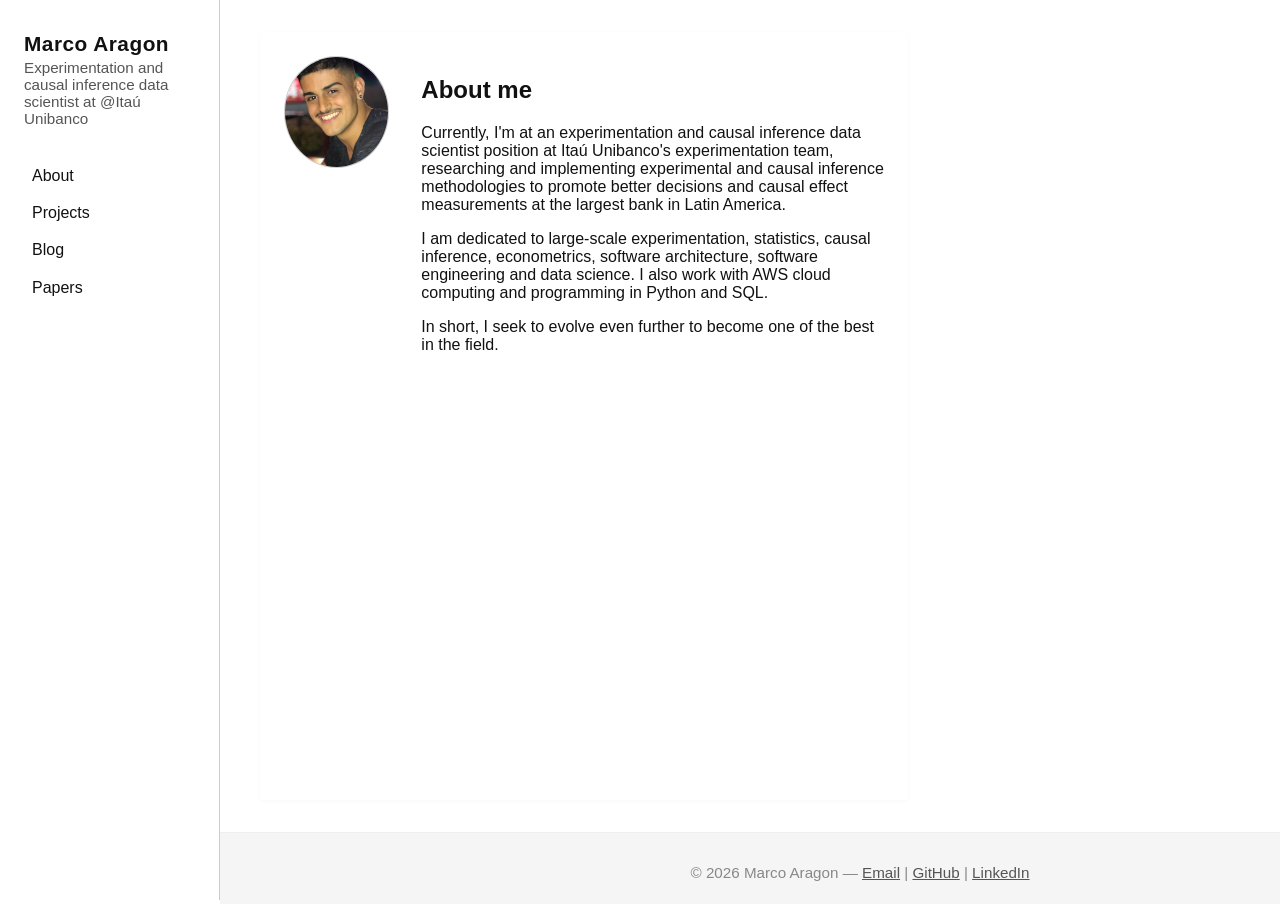
<file: index.html>
<!DOCTYPE html>
<html lang="en">
<head>
    <meta charset="UTF-8">
    <meta name="viewport" content="width=device-width, initial-scale=1.0">
    <title>Marco Aragon | Data Scientist</title>
    <link rel="stylesheet" href="style.css">
</head>
<body>
    <header class="site-header">
        <div>
            <div class="site-title">Marco Aragon</div>
            <div class="site-subtitle">Experimentation and causal inference data scientist at @Itaú Unibanco</div>
        </div>
        <nav>
            <ul>
                <li><a href="index.html">About</a></li>
                <li><a href="projects/index.html">Projects</a></li>
                <li><a href="blog/index.html">Blog</a></li>
                <li><a href="papers/index.html">Papers</a></li>
            </ul>
        </nav>
    </header>
    <main>
        <section style="display: flex; align-items: flex-start; gap: 2rem;">
            <img src="profile.jpeg" alt="Marco Aragon" style="width:110px;height:110px;border-radius:50%;object-fit:cover;border:1px solid #ccc;">
            <div>
                <h2>About me</h2>
                <p>Currently, I'm at an experimentation and causal inference data scientist position at Itaú Unibanco's experimentation team, researching and implementing experimental and causal inference methodologies to promote better decisions and causal effect measurements at the largest bank in Latin America.<p></p>
                <p>I am dedicated to large-scale experimentation, statistics, causal inference, econometrics, software architecture, software engineering and data science. I also work with AWS cloud computing and programming in Python and SQL.<p>
                </p>In short, I seek to evolve even further to become one of the best in the field.</p>
            </div>
        </section>
    </main>
    <footer>
        <p>&copy; 2026 Marco Aragon &mdash; <a href="mailto:marcoantonioafonsoaragon@gmail.com" style="color:#555;">Email</a> | <a href="https://github.com/marcoantonioaragon" target="_blank" style="color:#555;">GitHub</a> | <a href="https://linkedin.com/in/marcoaragon" target="_blank" style="color:#555;">LinkedIn</a></p>
    </footer>
</body>
</html>
</file>
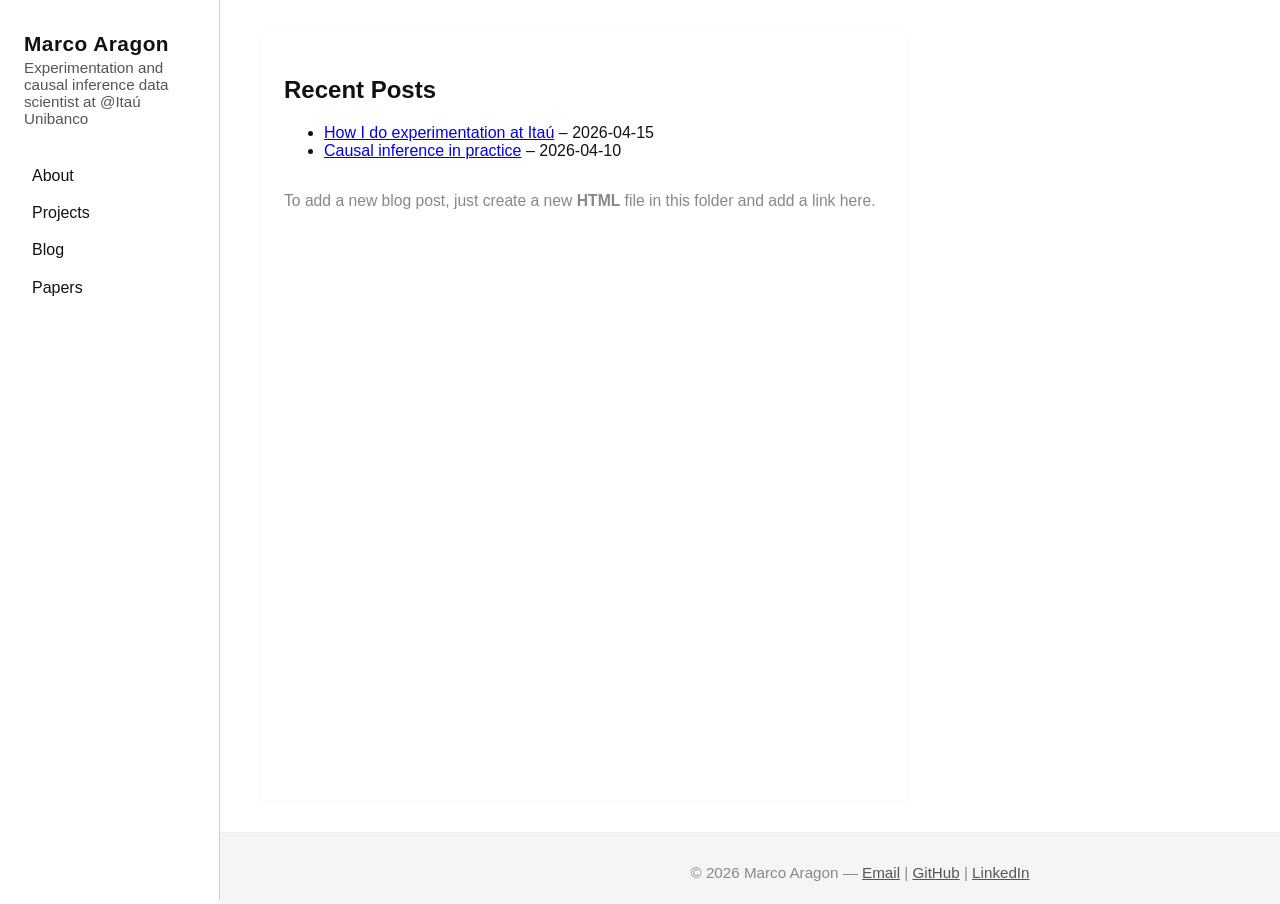
<file: blog/index.html>
<!DOCTYPE html>
<html lang="en">
<head>
    <meta charset="UTF-8">
    <meta name="viewport" content="width=device-width, initial-scale=1.0">
    <title>Blog | Marco Aragon</title>
    <link rel="stylesheet" href="../style.css">
</head>
<body>
    <header class="site-header">
        <div>
            <div class="site-title">Marco Aragon</div>
            <div class="site-subtitle">Experimentation and causal inference data scientist at @Itaú Unibanco</div>
        </div>
        <nav>
            <ul>
                <li><a href="../index.html">About</a></li>
                <li><a href="../projects/index.html">Projects</a></li>
                <li><a href="index.html">Blog</a></li>
                <li><a href="../papers/index.html">Papers</a></li>
            </ul>
        </nav>
    </header>
    <main>
        <section>
            <h2>Recent Posts</h2>
            <ul>
                <li><a href="primeiro-post.html">How I do experimentation at Itaú</a> – 2026-04-15</li>
                <li><a href="inferencia-causal.html">Causal inference in practice</a> – 2026-04-10</li>
            </ul>
            <p style="margin-top:2rem;color:#888;font-size:0.98rem;">To add a new blog post, just create a new <b>HTML</b> file in this folder and add a link here.</p>
        </section>
    </main>
    <footer>
        <p>&copy; 2026 Marco Aragon &mdash; <a href="mailto:marcoantonioafonsoaragon@gmail.com" style="color:#555;">Email</a> | <a href="https://github.com/marcoantonioaragon" target="_blank" style="color:#555;">GitHub</a> | <a href="https://linkedin.com/in/marcoaragon" target="_blank" style="color:#555;">LinkedIn</a></p>
    </footer>
</body>
</html>
</file>
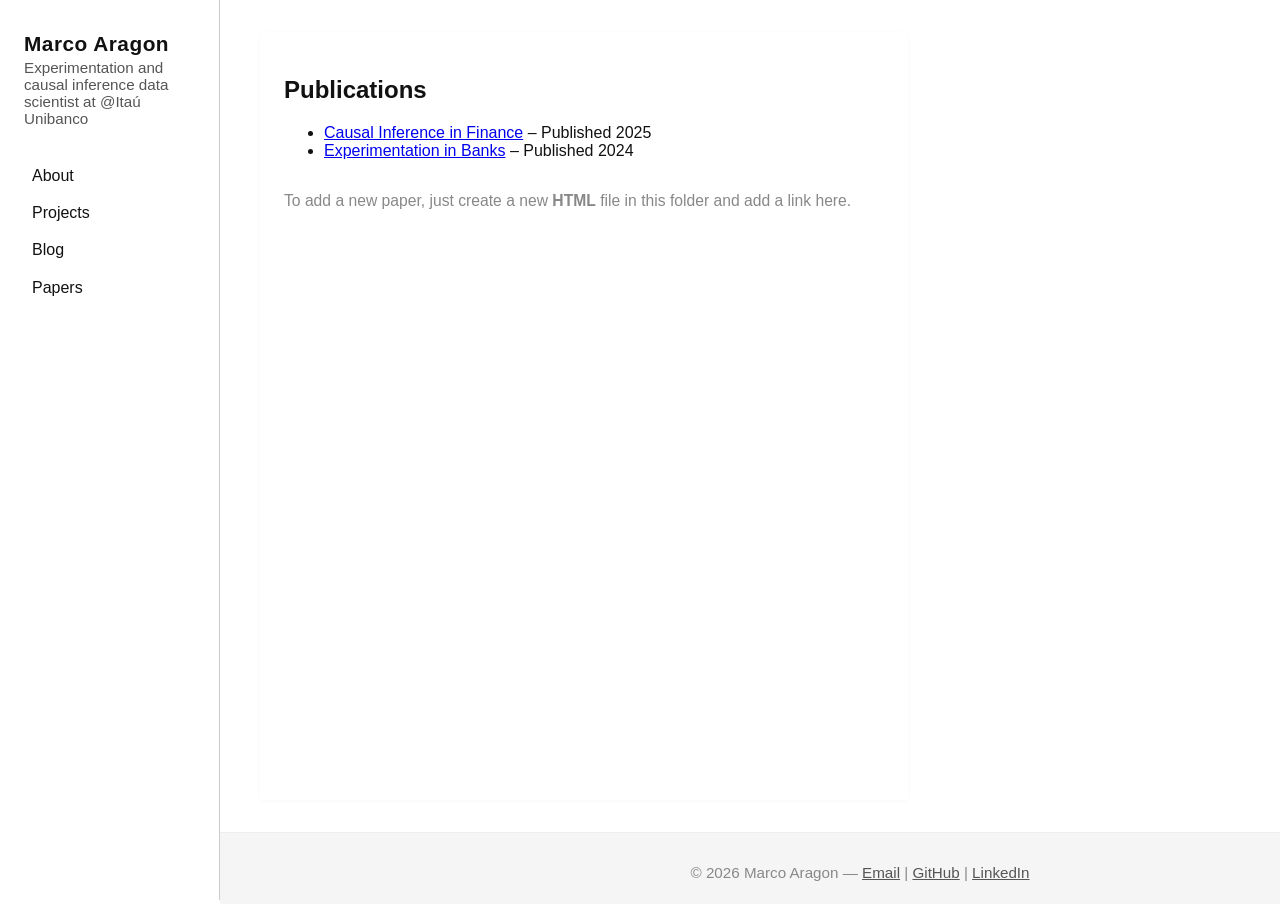
<file: papers/index.html>
<!DOCTYPE html>
<html lang="en">
<head>
    <meta charset="UTF-8">
    <meta name="viewport" content="width=device-width, initial-scale=1.0">
    <title>Papers | Marco Aragon</title>
    <link rel="stylesheet" href="../style.css">
</head>
<body>
    <header class="site-header">
        <div>
            <div class="site-title">Marco Aragon</div>
            <div class="site-subtitle">Experimentation and causal inference data scientist at @Itaú Unibanco</div>
        </div>
        <nav>
            <ul>
                <li><a href="../index.html">About</a></li>
                <li><a href="../projects/index.html">Projects</a></li>
                <li><a href="../blog/index.html">Blog</a></li>
                <li><a href="index.html">Papers</a></li>
            </ul>
        </nav>
    </header>
    <main>
        <section>
            <h2>Publications</h2>
            <ul>
                <li><a href="inferencia-causal-financas.html">Causal Inference in Finance</a> – Published 2025</li>
                <li><a href="experimentacao-bancos.html">Experimentation in Banks</a> – Published 2024</li>
            </ul>
            <p style="margin-top:2rem;color:#888;font-size:0.98rem;">To add a new paper, just create a new <b>HTML</b> file in this folder and add a link here.</p>
        </section>
    </main>
    <footer>
        <p>&copy; 2026 Marco Aragon &mdash; <a href="mailto:marcoantonioafonsoaragon@gmail.com" style="color:#555;">Email</a> | <a href="https://github.com/marcoantonioaragon" target="_blank" style="color:#555;">GitHub</a> | <a href="https://linkedin.com/in/marcoaragon" target="_blank" style="color:#555;">LinkedIn</a></p>
    </footer>
</body>
</html>
</file>
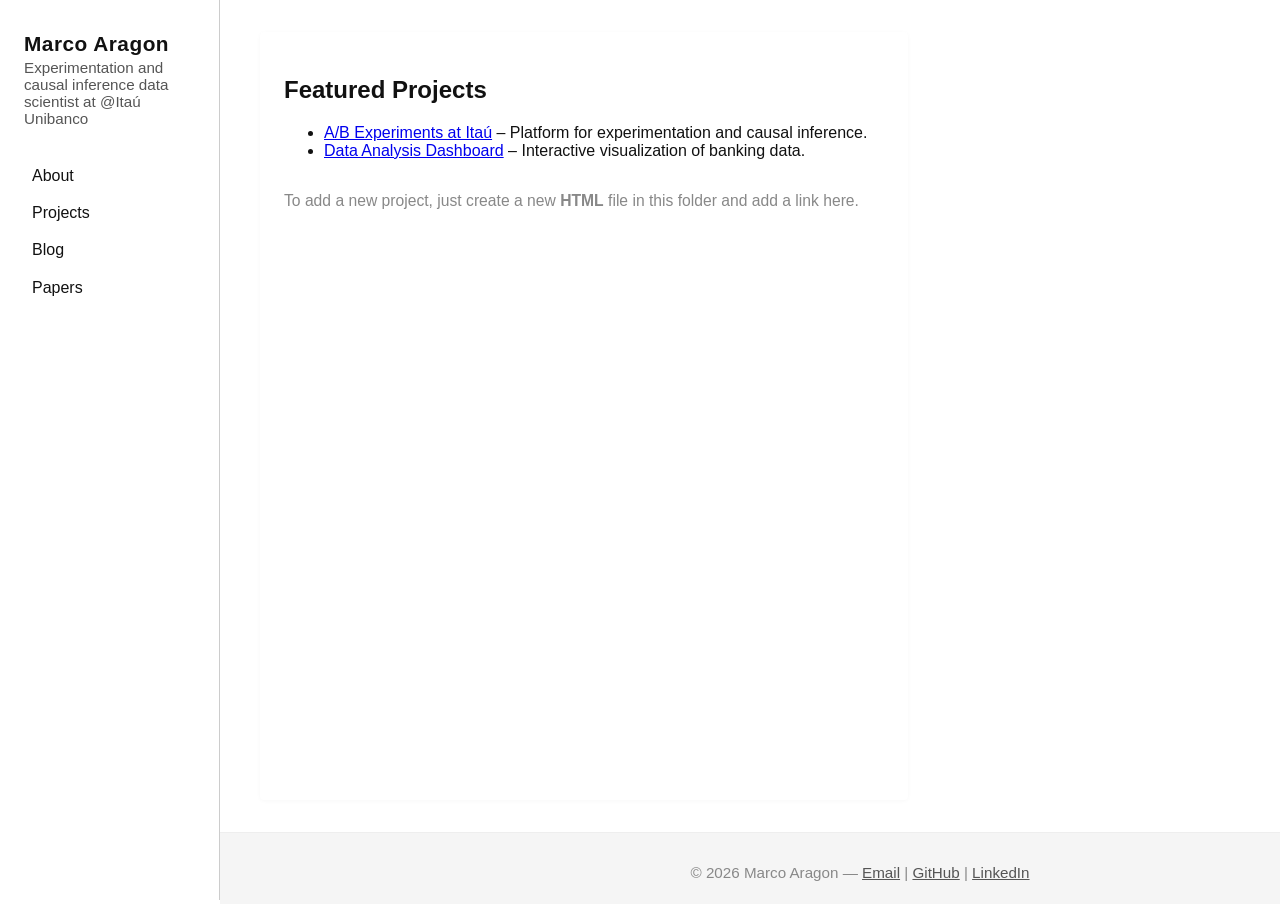
<file: projects/index.html>
<!DOCTYPE html>
<html lang="en">
<head>
    <meta charset="UTF-8">
    <meta name="viewport" content="width=device-width, initial-scale=1.0">
    <title>Projects | Marco Aragon</title>
    <link rel="stylesheet" href="../style.css">
</head>
<body>
    <header class="site-header">
        <div>
            <div class="site-title">Marco Aragon</div>
            <div class="site-subtitle">Experimentation and causal inference data scientist at @Itaú Unibanco</div>
        </div>
        <nav>
            <ul>
                <li><a href="../index.html">About</a></li>
                <li><a href="index.html">Projects</a></li>
                <li><a href="../blog/index.html">Blog</a></li>
                <li><a href="../papers/index.html">Papers</a></li>
            </ul>
        </nav>
    </header>
    <main>
        <section>
            <h2>Featured Projects</h2>
            <ul>
                <li><a href="experimentos-ab.html">A/B Experiments at Itaú</a> – Platform for experimentation and causal inference.</li>
                <li><a href="dashboard-analise.html">Data Analysis Dashboard</a> – Interactive visualization of banking data.</li>
            </ul>
        </section>
            <p style="margin-top:2rem;color:#888;font-size:0.98rem;">To add a new project, just create a new <b>HTML</b> file in this folder and add a link here.</p>
    </main>
    <footer>
        <p>&copy; 2026 Marco Aragon &mdash; <a href="mailto:marcoantonioafonsoaragon@gmail.com" style="color:#555;">Email</a> | <a href="https://github.com/marcoantonioaragon" target="_blank" style="color:#555;">GitHub</a> | <a href="https://linkedin.com/in/marcoaragon" target="_blank" style="color:#555;">LinkedIn</a></p>
    </footer>
</body>
</html>
</file>
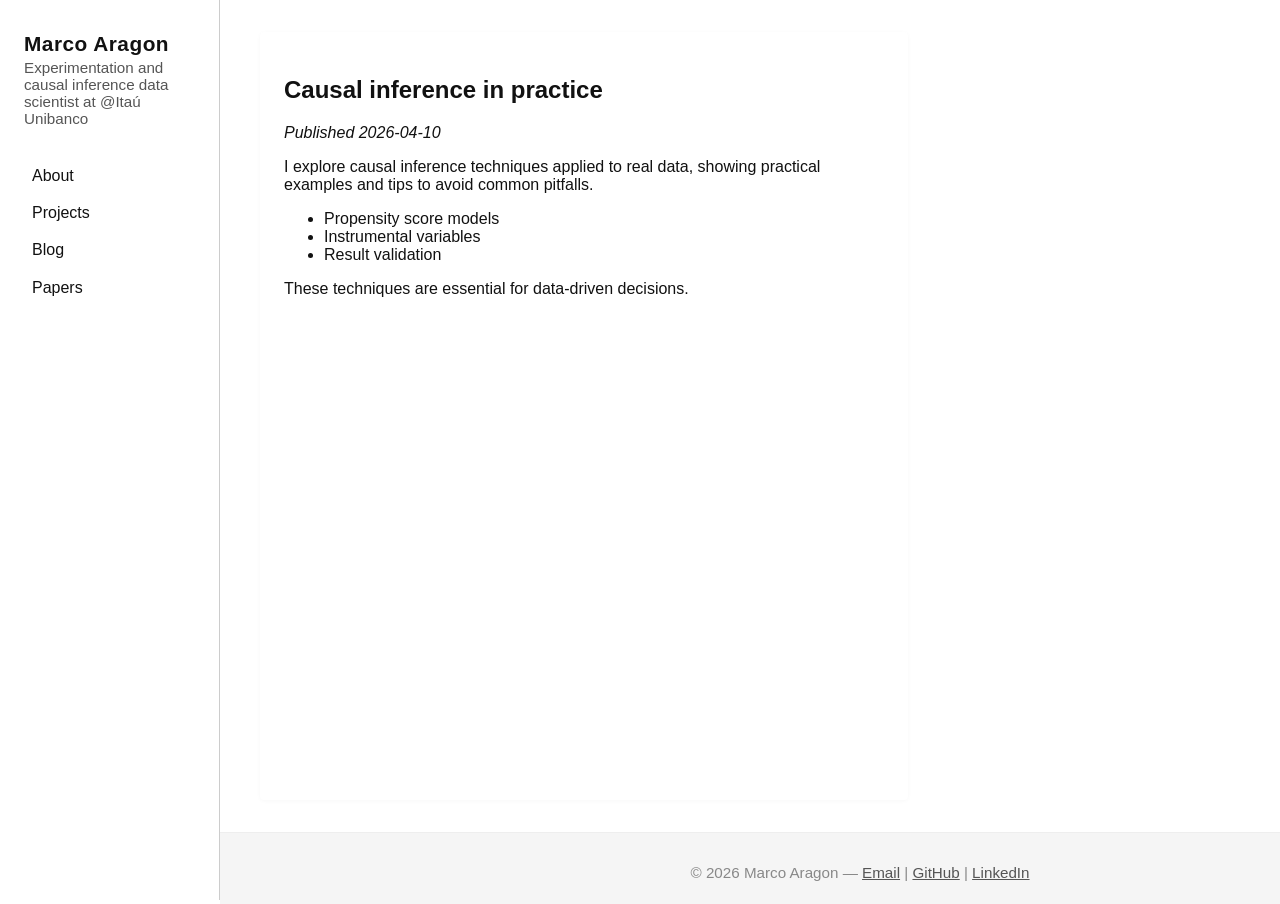
<file: blog/inferencia-causal.html>
<!DOCTYPE html>
<html lang="en">
<head>
    <meta charset="UTF-8">
    <meta name="viewport" content="width=device-width, initial-scale=1.0">
    <title>Causal inference in practice | Blog Marco Aragon</title>
    <link rel="stylesheet" href="../style.css">
</head>
<body>
    <header class="site-header">
        <div>
            <div class="site-title">Marco Aragon</div>
            <div class="site-subtitle">Experimentation and causal inference data scientist at @Itaú Unibanco</div>
        </div>
        <nav>
            <ul>
                <li><a href="../index.html">About</a></li>
                <li><a href="../projects/index.html">Projects</a></li>
                <li><a href="index.html">Blog</a></li>
                <li><a href="../papers/index.html">Papers</a></li>
            </ul>
        </nav>
    </header>
    <main>
        <article>
            <h2>Causal inference in practice</h2>
            <p><em>Published 2026-04-10</em></p>
            <p>I explore causal inference techniques applied to real data, showing practical examples and tips to avoid common pitfalls.</p>
            <ul>
                <li>Propensity score models</li>
                <li>Instrumental variables</li>
                <li>Result validation</li>
            </ul>
            <p>These techniques are essential for data-driven decisions.</p>
        </article>
    </main>
    <footer>
        <p>&copy; 2026 Marco Aragon &mdash; <a href="mailto:marcoantonioafonsoaragon@gmail.com" style="color:#555;">Email</a> | <a href="https://github.com/marcoantonioaragon" target="_blank" style="color:#555;">GitHub</a> | <a href="https://linkedin.com/in/marcoaragon" target="_blank" style="color:#555;">LinkedIn</a></p>
    </footer>
</body>
</html>
</file>
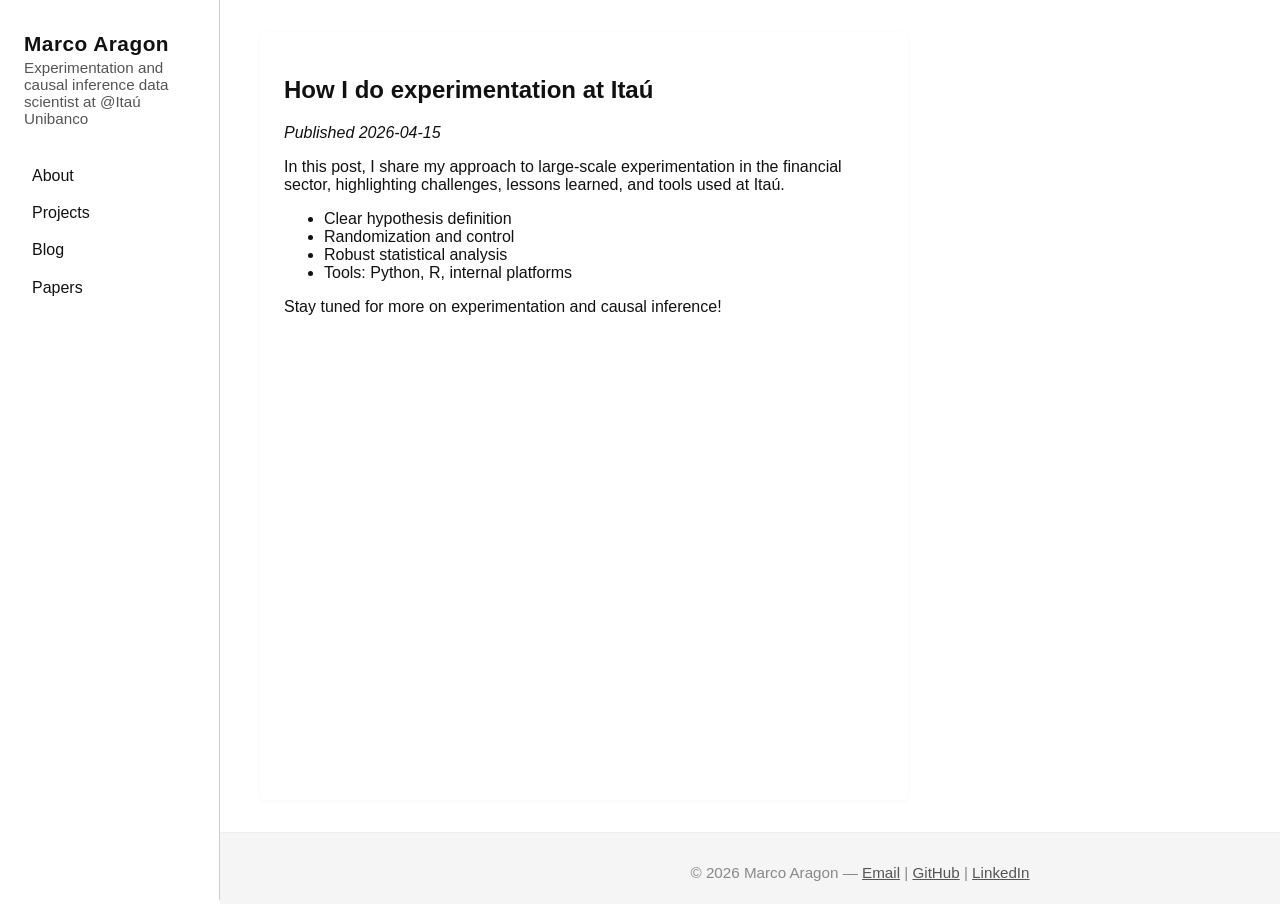
<file: blog/primeiro-post.html>
<!DOCTYPE html>
<html lang="en">
<head>
    <meta charset="UTF-8">
    <meta name="viewport" content="width=device-width, initial-scale=1.0">
    <title>How I do experimentation at Itaú | Blog Marco Aragon</title>
    <link rel="stylesheet" href="../style.css">
</head>
<body>
    <header class="site-header">
        <div>
            <div class="site-title">Marco Aragon</div>
            <div class="site-subtitle">Experimentation and causal inference data scientist at @Itaú Unibanco</div>
        </div>
        <nav>
            <ul>
                <li><a href="../index.html">About</a></li>
                <li><a href="../projects/index.html">Projects</a></li>
                <li><a href="index.html">Blog</a></li>
                <li><a href="../papers/index.html">Papers</a></li>
            </ul>
        </nav>
    </header>
    <main>
        <article>
            <h2>How I do experimentation at Itaú</h2>
            <p><em>Published 2026-04-15</em></p>
            <p>In this post, I share my approach to large-scale experimentation in the financial sector, highlighting challenges, lessons learned, and tools used at Itaú.</p>
            <ul>
                <li>Clear hypothesis definition</li>
                <li>Randomization and control</li>
                <li>Robust statistical analysis</li>
                <li>Tools: Python, R, internal platforms</li>
            </ul>
            <p>Stay tuned for more on experimentation and causal inference!</p>
        </article>
    </main>
    <footer>
        <p>&copy; 2026 Marco Aragon &mdash; <a href="mailto:marcoantonioafonsoaragon@gmail.com" style="color:#555;">Email</a> | <a href="https://github.com/marcoantonioaragon" target="_blank" style="color:#555;">GitHub</a> | <a href="https://linkedin.com/in/marcoaragon" target="_blank" style="color:#555;">LinkedIn</a></p>
    </footer>
</body>
</html>
</file>
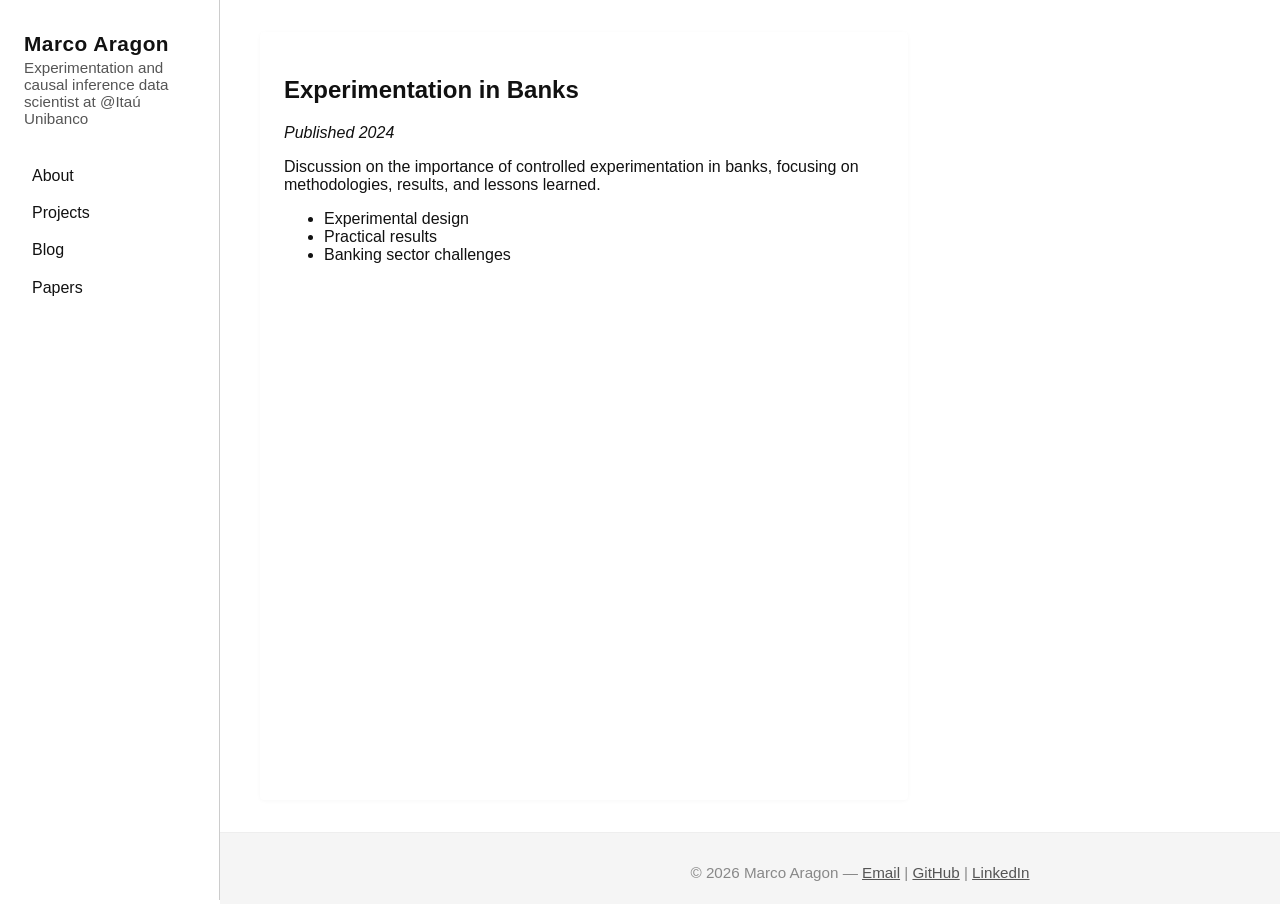
<file: papers/experimentacao-bancos.html>
<!DOCTYPE html>
<html lang="en">
<head>
    <meta charset="UTF-8">
    <meta name="viewport" content="width=device-width, initial-scale=1.0">
    <title>Experimentation in Banks | Papers Marco Aragon</title>
    <link rel="stylesheet" href="../style.css">
</head>
<body>
    <header class="site-header">
        <div>
            <div class="site-title">Marco Aragon</div>
            <div class="site-subtitle">Experimentation and causal inference data scientist at @Itaú Unibanco</div>
        </div>
        <nav>
            <ul>
                <li><a href="../index.html">About</a></li>
                <li><a href="../projects/index.html">Projects</a></li>
                <li><a href="../blog/index.html">Blog</a></li>
                <li><a href="index.html">Papers</a></li>
            </ul>
        </nav>
    </header>
    <main>
        <article>
            <h2>Experimentation in Banks</h2>
            <p><em>Published 2024</em></p>
            <p>Discussion on the importance of controlled experimentation in banks, focusing on methodologies, results, and lessons learned.</p>
            <ul>
                <li>Experimental design</li>
                <li>Practical results</li>
                <li>Banking sector challenges</li>
            </ul>
        </article>
    </main>
    <footer>
        <p>&copy; 2026 Marco Aragon &mdash; <a href="mailto:marcoantonioafonsoaragon@gmail.com" style="color:#555;">Email</a> | <a href="https://github.com/marcoantonioaragon" target="_blank" style="color:#555;">GitHub</a> | <a href="https://linkedin.com/in/marcoaragon" target="_blank" style="color:#555;">LinkedIn</a></p>
    </footer>
</body>
</html>
</file>
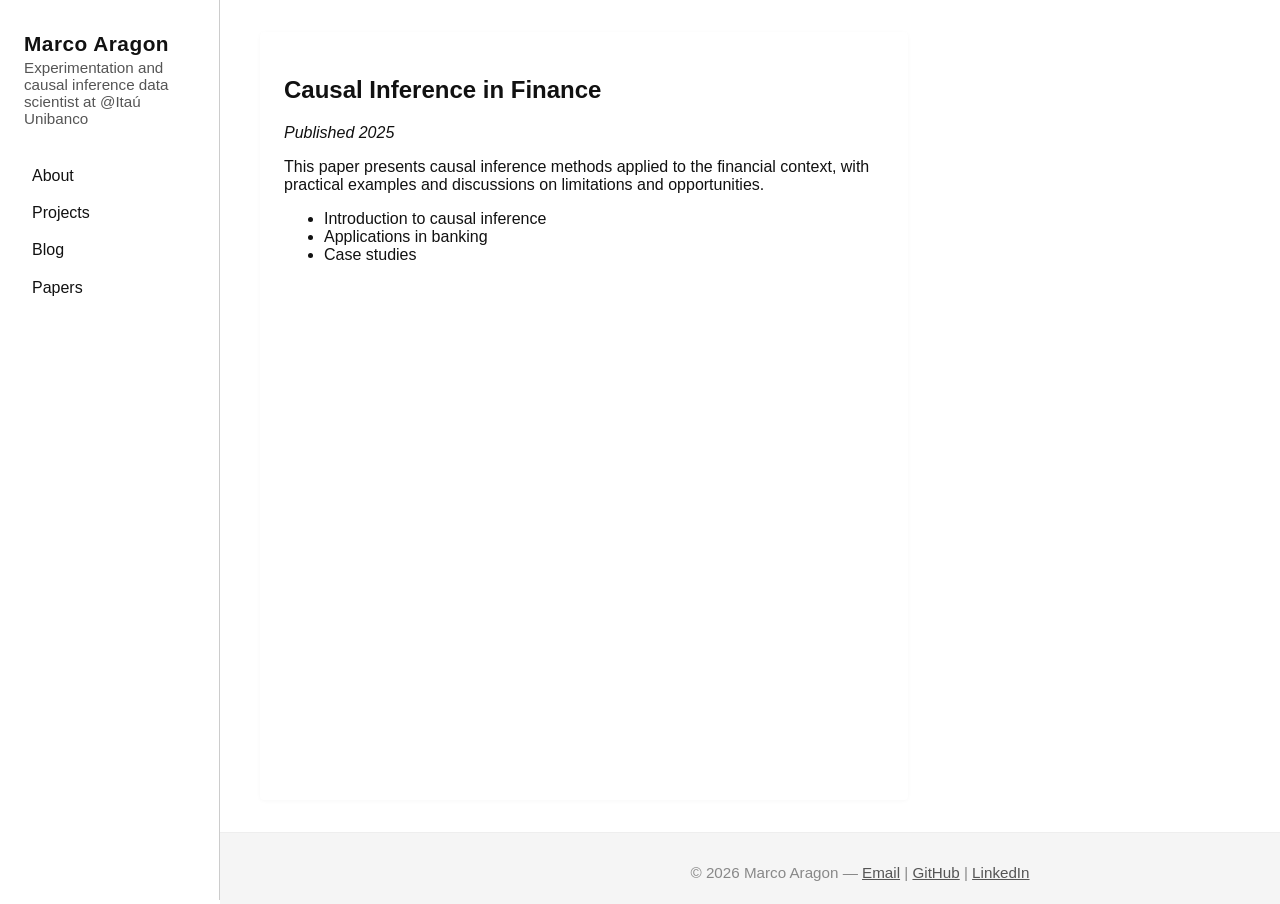
<file: papers/inferencia-causal-financas.html>
<!DOCTYPE html>
<html lang="en">
<head>
    <meta charset="UTF-8">
    <meta name="viewport" content="width=device-width, initial-scale=1.0">
    <title>Causal Inference in Finance | Papers Marco Aragon</title>
    <link rel="stylesheet" href="../style.css">
</head>
<body>
    <header class="site-header">
        <div>
            <div class="site-title">Marco Aragon</div>
            <div class="site-subtitle">Experimentation and causal inference data scientist at @Itaú Unibanco</div>
        </div>
        <nav>
            <ul>
                <li><a href="../index.html">About</a></li>
                <li><a href="../projects/index.html">Projects</a></li>
                <li><a href="../blog/index.html">Blog</a></li>
                <li><a href="index.html">Papers</a></li>
            </ul>
        </nav>
    </header>
    <main>
        <article>
            <h2>Causal Inference in Finance</h2>
            <p><em>Published 2025</em></p>
            <p>This paper presents causal inference methods applied to the financial context, with practical examples and discussions on limitations and opportunities.</p>
            <ul>
                <li>Introduction to causal inference</li>
                <li>Applications in banking</li>
                <li>Case studies</li>
            </ul>
        </article>
    </main>
    <footer>
        <p>&copy; 2026 Marco Aragon &mdash; <a href="mailto:marcoantonioafonsoaragon@gmail.com" style="color:#555;">Email</a> | <a href="https://github.com/marcoantonioaragon" target="_blank" style="color:#555;">GitHub</a> | <a href="https://linkedin.com/in/marcoaragon" target="_blank" style="color:#555;">LinkedIn</a></p>
    </footer>
</body>
</html>
</file>
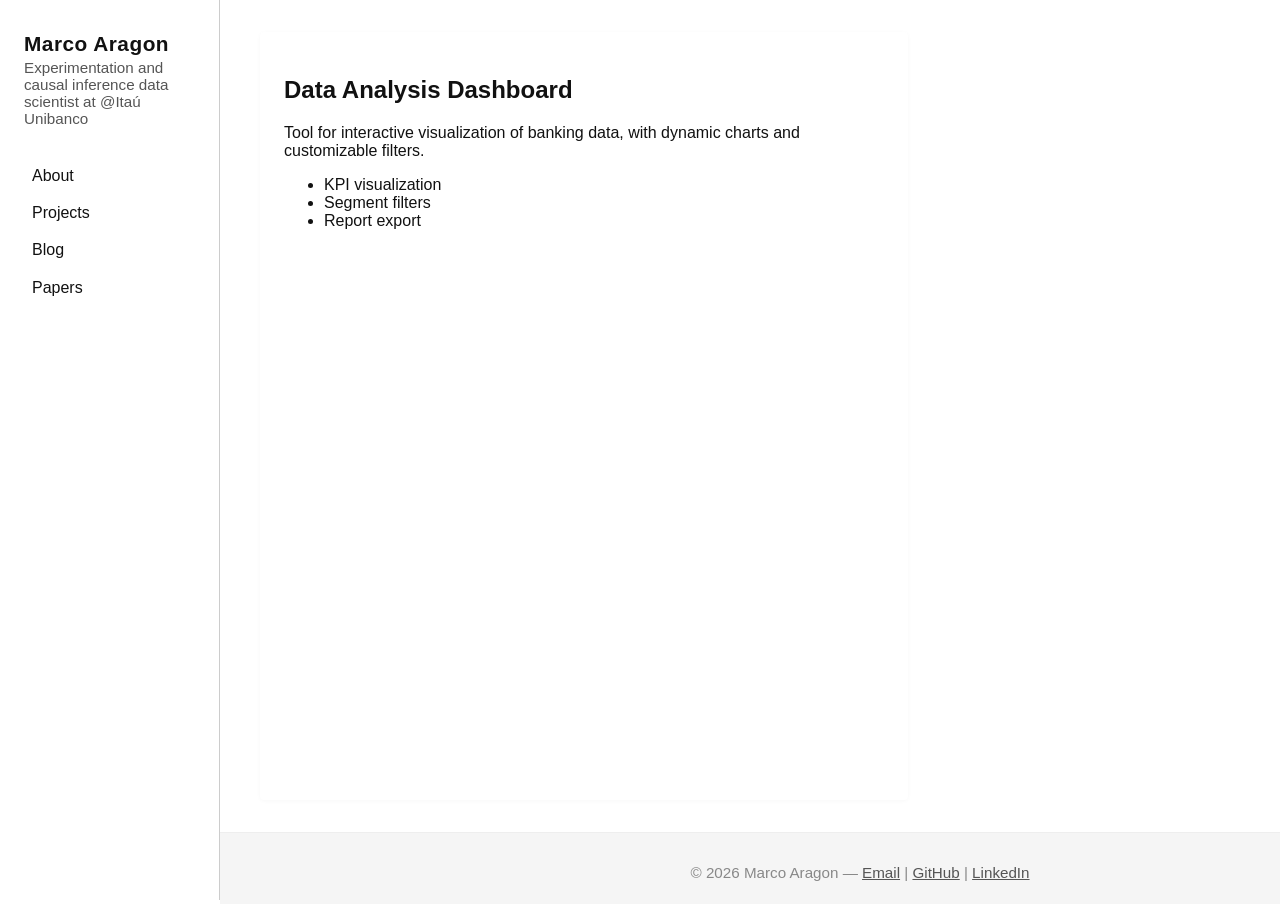
<file: projects/dashboard-analise.html>
<!DOCTYPE html>
<html lang="en">
<head>
    <meta charset="UTF-8">
    <meta name="viewport" content="width=device-width, initial-scale=1.0">
    <title>Data Analysis Dashboard | Projects Marco Aragon</title>
    <link rel="stylesheet" href="../style.css">
</head>
<body>
    <header class="site-header">
        <div>
            <div class="site-title">Marco Aragon</div>
            <div class="site-subtitle">Experimentation and causal inference data scientist at @Itaú Unibanco</div>
        </div>
        <nav>
            <ul>
                <li><a href="../index.html">About</a></li>
                <li><a href="index.html">Projects</a></li>
                <li><a href="../blog/index.html">Blog</a></li>
                <li><a href="../papers/index.html">Papers</a></li>
            </ul>
        </nav>
    </header>
    <main>
        <article>
            <h2>Data Analysis Dashboard</h2>
            <p>Tool for interactive visualization of banking data, with dynamic charts and customizable filters.</p>
            <ul>
                <li>KPI visualization</li>
                <li>Segment filters</li>
                <li>Report export</li>
            </ul>
        </article>
    </main>
    <footer>
        <p>&copy; 2026 Marco Aragon &mdash; <a href="mailto:marcoantonioafonsoaragon@gmail.com" style="color:#555;">Email</a> | <a href="https://github.com/marcoantonioaragon" target="_blank" style="color:#555;">GitHub</a> | <a href="https://linkedin.com/in/marcoaragon" target="_blank" style="color:#555;">LinkedIn</a></p>
    </footer>
</body>
</html>
</file>
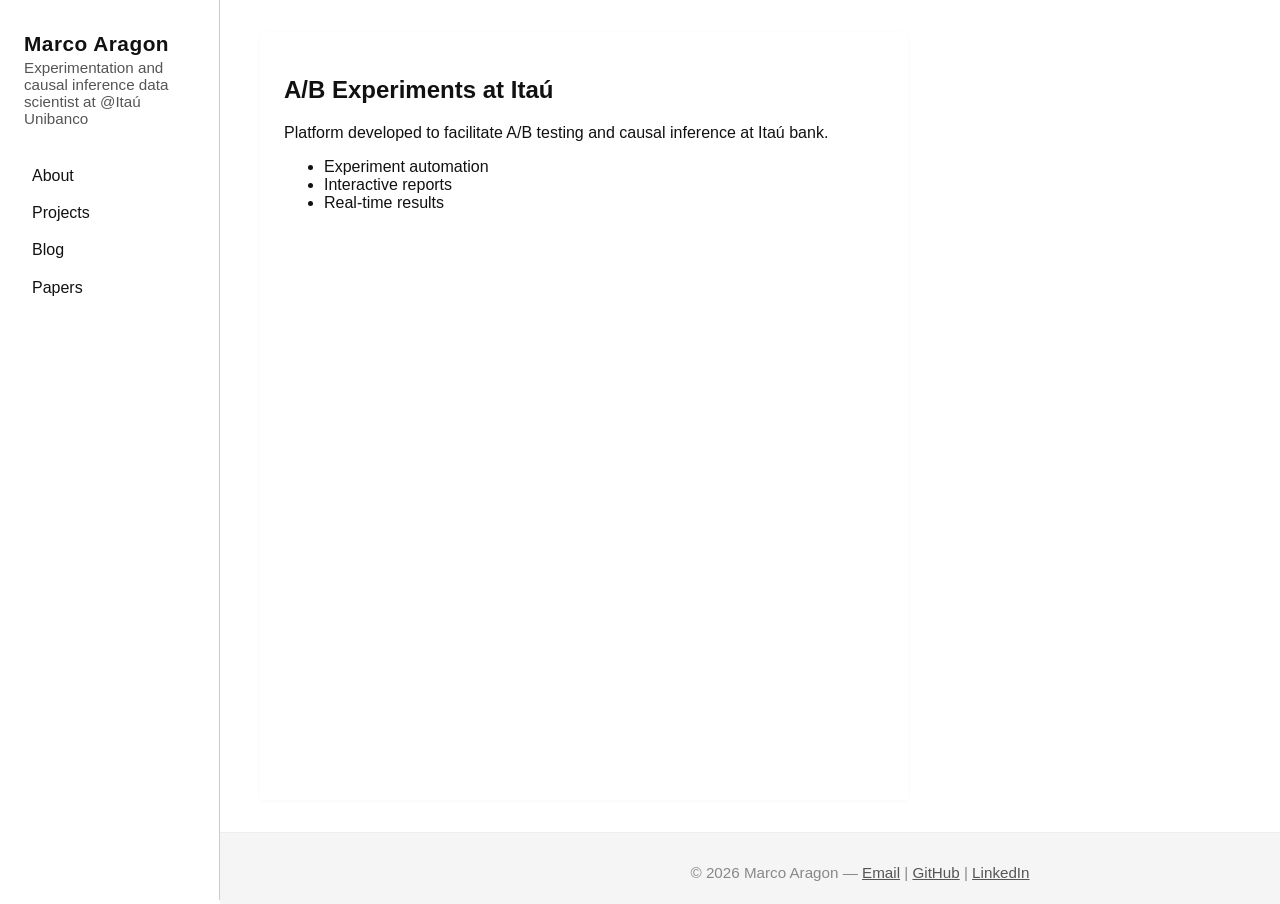
<file: projects/experimentos-ab.html>
<!DOCTYPE html>
<html lang="en">
<head>
    <meta charset="UTF-8">
    <meta name="viewport" content="width=device-width, initial-scale=1.0">
    <title>A/B Experiments at Itaú | Projects Marco Aragon</title>
    <link rel="stylesheet" href="../style.css">
</head>
<body>
    <header class="site-header">
        <div>
            <div class="site-title">Marco Aragon</div>
            <div class="site-subtitle">Experimentation and causal inference data scientist at @Itaú Unibanco</div>
        </div>
        <nav>
            <ul>
                <li><a href="../index.html">About</a></li>
                <li><a href="index.html">Projects</a></li>
                <li><a href="../blog/index.html">Blog</a></li>
                <li><a href="../papers/index.html">Papers</a></li>
            </ul>
        </nav>
    </header>
    <main>
        <article>
            <h2>A/B Experiments at Itaú</h2>
            <p>Platform developed to facilitate A/B testing and causal inference at Itaú bank.</p>
            <ul>
                <li>Experiment automation</li>
                <li>Interactive reports</li>
                <li>Real-time results</li>
            </ul>
        </article>
    </main>
    <footer>
        <p>&copy; 2026 Marco Aragon &mdash; <a href="mailto:marcoantonioafonsoaragon@gmail.com" style="color:#555;">Email</a> | <a href="https://github.com/marcoantonioaragon" target="_blank" style="color:#555;">GitHub</a> | <a href="https://linkedin.com/in/marcoaragon" target="_blank" style="color:#555;">LinkedIn</a></p>
    </footer>
</body>
</html>
</file>
<file: style.css>
body {
    font-family: Arial, sans-serif;
    margin: 0;
    padding: 0;
    background: #fff;
    color: #111;
}
.site-header {
    position: fixed;
    top: 0;
    left: 0;
    width: 220px;
    height: 100vh;
    background: #fff;
    border-right: 1px solid #ccc;
    display: flex;
    flex-direction: column;
    align-items: flex-start;
    padding: 2rem 1.5rem 1.5rem 1.5rem;
    box-sizing: border-box;
    z-index: 100;
}
.site-title {
    font-size: 1.3rem;
    font-weight: bold;
    margin: 0 0 0.2rem 0;
    letter-spacing: 0.5px;
}
.site-subtitle {
    font-size: 0.95rem;
    color: #555;
    margin-bottom: 2.5rem;
}
nav ul {
    list-style: none;
    padding: 0;
    margin: 0;
    display: flex;
    flex-direction: column;
    gap: 1.2rem;
    align-items: flex-start;
}
nav a {
    color: #111;
    text-decoration: none;
    font-size: 1rem;
    font-weight: normal;
    padding: 0.2rem 0.5rem;
    border-radius: 3px;
    transition: background 0.2s;
}
nav a:hover {
    background: #eee;
}
main {
    max-width: 600px;
    margin: 2rem auto 2rem 260px;
    background: #fff;
    padding: 1.5rem;
    border-radius: 4px;
    box-shadow: 0 1px 4px rgba(0,0,0,0.03);
    min-height: 80vh;
}
footer {
    text-align: center;
    padding: 1rem 0 0.5rem 0;
    background: #f5f5f5;
    color: #888;
    font-size: 0.95rem;
    border-top: 1px solid #eee;
    position: static;
    width: 100%;
    margin-left: 220px;
}
@media (max-width: 700px) {
    .site-header {
        position: static;
        width: 100%;
        height: auto;
        border-right: none;
        border-bottom: 1px solid #ccc;
        flex-direction: row;
        align-items: center;
        padding: 1rem;
    }
    .site-title, .site-subtitle {
        margin-bottom: 0;
    }
    nav ul {
        flex-direction: row;
        gap: 1.2rem;
        align-items: center;
    }
    main {
        margin: 2rem auto;
        min-height: 70vh;
    }
    footer {
        margin-left: 0;
    }
}
</file>
